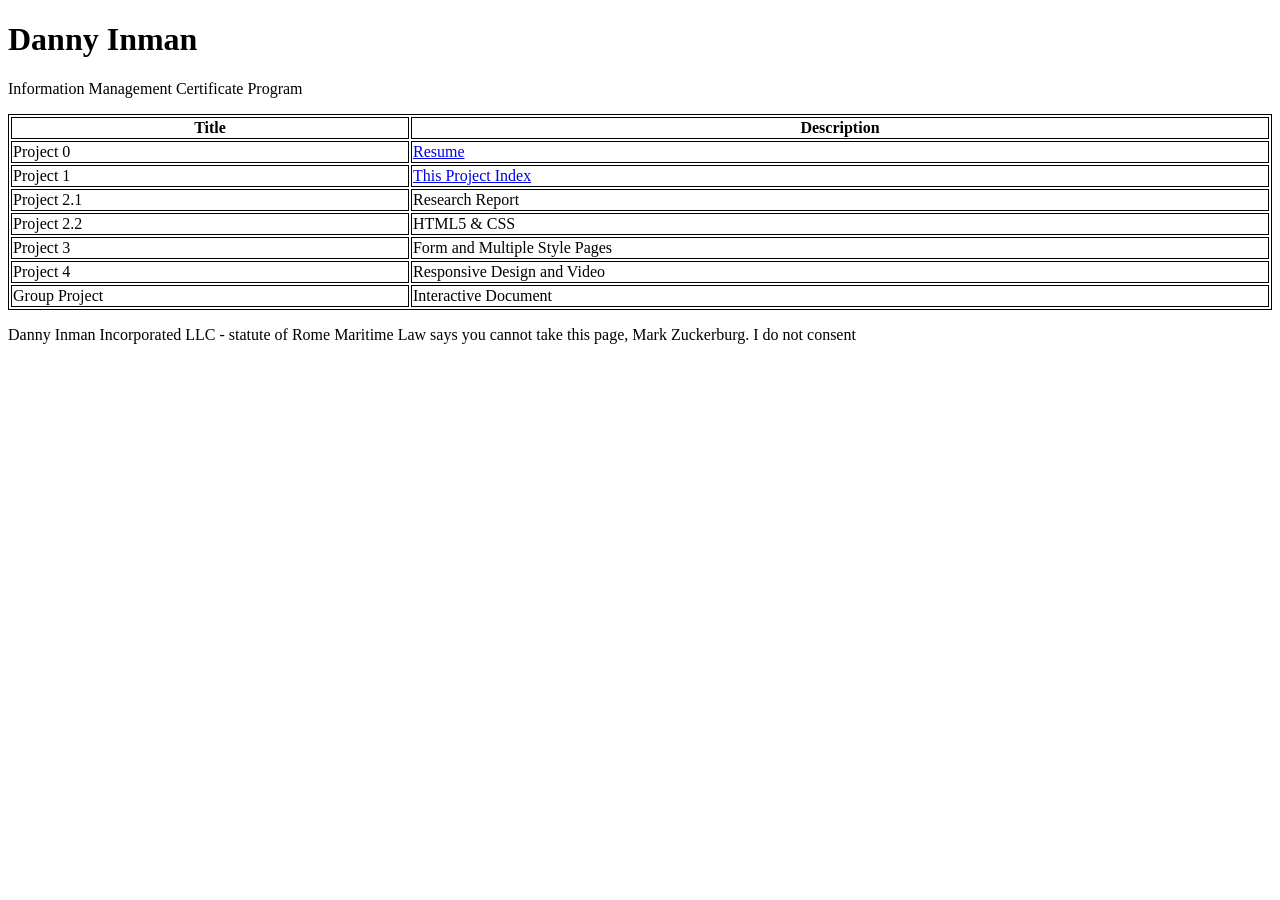
<file: Index.html>
<!DOCTYPE html>
<html lang="en">
<head>
    <meta charset="utf-8">
    <Title>Danny Inman - Project Index</Title>
    <style>
        table,
        th,
        td{
            border: 1px solid black;
        }
    </style>
</head>
<body>
        <header>
        <h1>Danny Inman</h1>
        <p>Information Management Certificate Program</p>
        </header>
        <main>
        <table style="width: 100%">
            <tr>
                <th><strong>Title</strong></th>
                <th><strong>Description</strong></th>
            </tr>
            <tr>
                <td>Project 0</td>
                <td><a href="https://inf-6420-sp26.github.io/resume-dannyinman/Resume/">Resume</a></td>
            </tr>
            <tr>
                <td>Project 1</td>
                <td><a href="https://inf-6420-sp26.github.io/projects-dannyinman">This Project Index</a></td>
            </tr>
            <tr>
                <td>Project 2.1</td>
                <td>Research Report</td>
            </tr>
            <tr>
                <td>Project 2.2</td>
                <td>HTML5 & CSS</td>
            </tr>
            <tr>
                <td>Project 3</td>
                <td>Form and Multiple Style Pages</td>
            </tr>
            <tr>
                <td>Project 4</td>
                <td>Responsive Design and Video</td>
            </tr>
            <tr>
                <td>Group Project</td>
                <td>Interactive Document</td>
            </tr>
        </table>
        </main>
        <footer>
            <p> Danny Inman Incorporated LLC - statute of Rome Maritime Law says you cannot take this page, Mark Zuckerburg. I do not consent</p>
        </footer>

</body>
    </html>
</file>
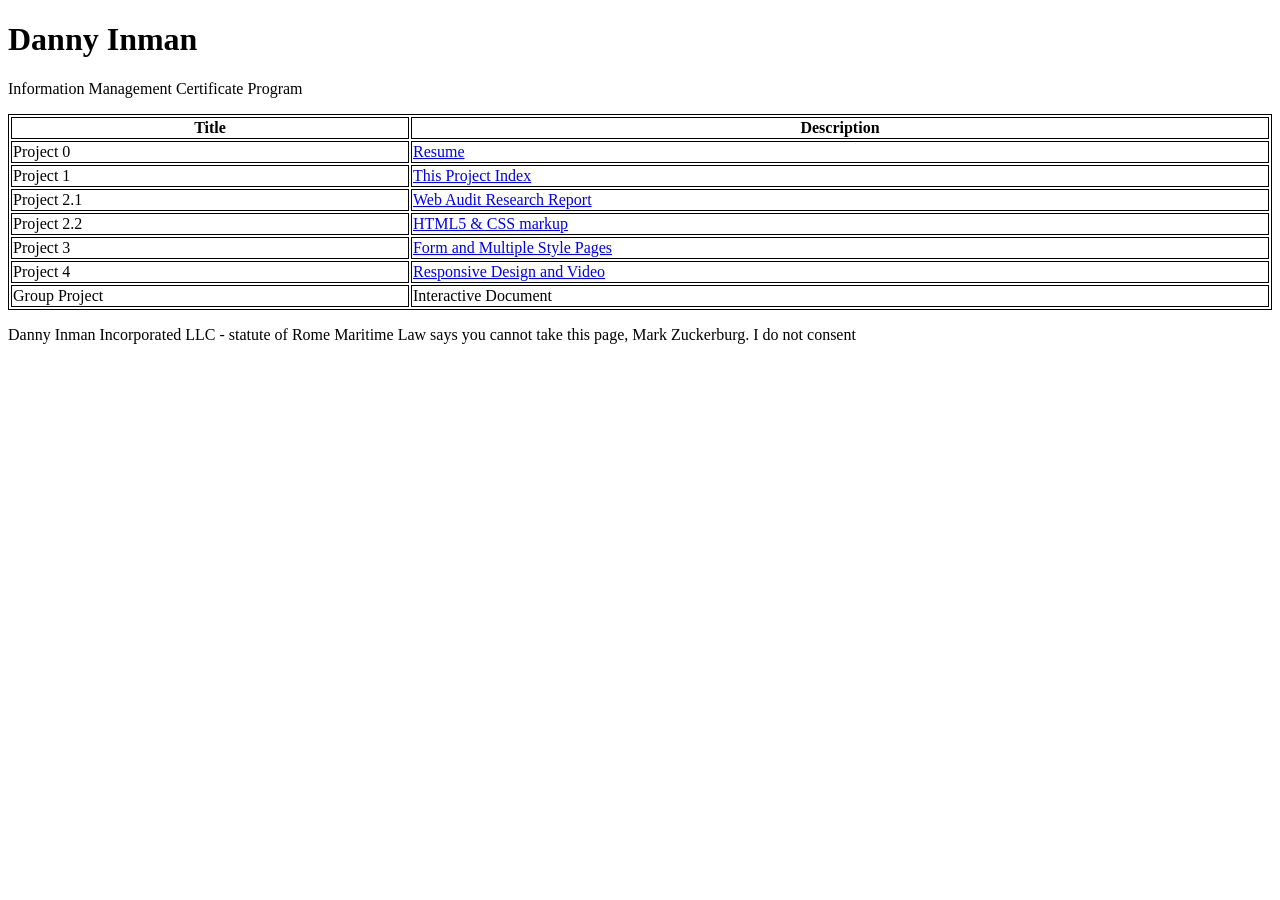
<file: index.html>
<!DOCTYPE html>
<html lang="en">
<head>
    <meta charset="utf-8">
    <Title>Danny Inman - Project Index</Title>
    <style>
        table,
        th,
        td{
            border: 1px solid black;
        }
    </style>
</head>
<body>
        <header>
        <h1>Danny Inman</h1>
        <p>Information Management Certificate Program</p>
        </header>
        <main>
        <table style="width: 100%">
            <tr>
                <th><strong>Title</strong></th>
                <th><strong>Description</strong></th>
            </tr>
            <tr>
                <td>Project 0</td>
                <td><a href="https://inf-6420-sp26.github.io/resume-dannyinman/Resume/">Resume</a></td>
            </tr>
            <tr>
                <td>Project 1</td>
                <td><a href="https://inf-6420-sp26.github.io/projects-dannyinman">This Project Index</a></td>
            </tr>
            <tr>
                <td>Project 2.1</td>
                <td> <a href="https://inf-6420-sp26.github.io/resume-dannyinman/research/">Web Audit Research Report</a></td>
            </tr>
            <tr>
                <td>Project 2.2</td>
                <td> <a href="https://inf-6420-sp26.github.io/projects-dannyinman/coffee/">HTML5 & CSS markup</a>
            </tr>
            <tr>
                <td>Project 3</td>
                <td> <a href="https://inf-6420-sp26.github.io/projects-dannyinman/Wilder/">Form and Multiple Style Pages</a></td>
            </tr>
            <tr>
                <td>Project 4</td>
                <td> <a href="https://inf-6420-sp26.github.io/projects-dannyinman/responsive-video/">Responsive Design and Video</a></td>
            </tr>
            <tr>
                <td>Group Project</td>
                <td>Interactive Document</td>
            </tr>
        </table>
        </main>
        <footer>
            <p> Danny Inman Incorporated LLC - statute of Rome Maritime Law says you cannot take this page, Mark Zuckerburg. I do not consent</p>
        </footer>

</body>
    </html>
</file>
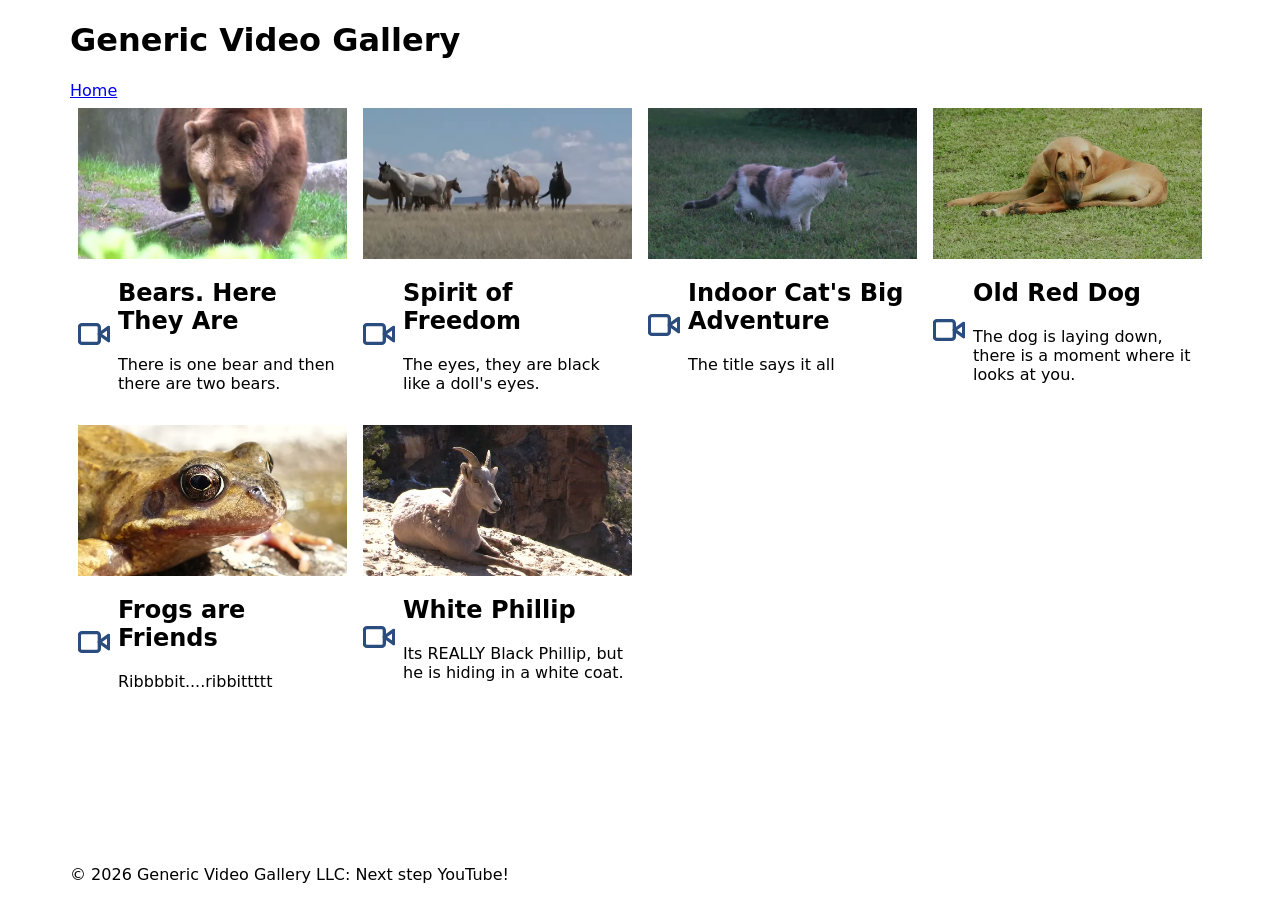
<file: responsive-video/index.html>
<!DOCTYPE html>
<html lang="en">

<head>
    <meta charset="UTF-8">
    <meta name="viewport" content="width=device-width, initial-scale=1.0">
    <title>Generic Video Gallery</title>
    <link rel="stylesheet" href="css/style.css">
</head>

<body>
    <header>
        <div class="container">
            <h1>Generic Video Gallery</h1>
            <nav>
                <a href="index.html">Home</a>
            </nav>
        </div>
    </header>


    <!--Main Content-->

    <main>
        <div class="container">
            <div class="gallery">
                <a class="card" href="video-1.html">
                    <img class="card-poster" src="assets/images/video-1-frame1.jpg" alt="Video 1 Poster">
                    <div class="card-body">
                        <img class="card-icon" src="assets/images/video-icon.svg" alt="" width="32" height="32">
                        <div class="card-text">
                            <h2 class="card-title">Bears. Here They Are</h2>
                            <p class="card-desc">There is one bear and then there are two bears.</p>
                        </div>
                    </div>
                </a>

                <a class="card" href="video-2.html">
                    <img class="card-poster" src="assets/images/video-2-frame1.jpg" alt="poster for video two">
                    <div class="card-body">
                        <img class="card-icon" src="assets/images/video-icon.svg" alt="" width="32" height="32">
                        <div class="card-text">
                            <h2 class="card-title">Spirit of Freedom</h2>
                            <p class="card-desc">The eyes, they are black like a doll's eyes.</p>
                        </div>
                    </div>
                </a>
                <a class="card" href="video-3.html">
                    <img class="card-poster" src="assets/images/video-3-frame1.jpg" alt="Poster for video three">
                    <div class="card-body">
                        <img class="card-icon" src="assets/images/video-icon.svg" alt="" width="32" height="32">
                        <div class="card-text">
                            <h2 class="card-title">Indoor Cat's Big Adventure</h2>
                            <p class="card-desc">The title says it all</p>
                        </div>
                    </div>
                </a>

                <a class="card" href="video-4.html">
                    <img class="card-poster" src="assets/images/video-4-frame1.jpg" alt="Poster for video four">
                    <div class="card-body">
                        <img class="card-icon" src="assets/images/video-icon.svg" alt="" width="32" height="32">
                        <div class="card-text">
                            <h2 class="card-title">Old Red Dog</h2>
                            <p class="card-desc">The dog is laying down, there is a moment where it looks at you.</p>
                        </div>
                    </div>
                </a>

                <a class="card" href="video-5.html">
                    <img class="card-poster" src="assets/images/video-5-frame1.jpg" alt="Poster for video five">
                    <div class="card-body">
                        <img class="card-icon" src="assets/images/video-icon.svg" alt="" width="32" height="32">
                        <div class="card-text">
                            <h2 class="card-title">Frogs are Friends</h2>
                            <p class="card-desc">Ribbbbit....ribbittttt</p>
                        </div>
                    </div>
                </a>

                <a class="card" href="video-6.html">
                    <img class="card-poster" src="assets/images/video-6-frame1.jpg" alt="Poster for video six">
                    <div class="card-body">
                        <img class="card-icon" src="assets/images/video-icon.svg" alt="" width="32" height="32">
                        <div class="card-text">
                            <h2 class="card-title">White Phillip</h2>
                            <p class="card-desc">Its REALLY Black Phillip, but he is hiding in a white coat.</p>
                        </div>
                    </div>
                </a>
            </div>
        </div>
    </main>

    <!--Footer-->
    <footer>
        <div class="container">
            <p>&copy; 2026 Generic Video Gallery LLC: Next step YouTube!</p>
        </div>
    </footer>
</body>

</html>
</file>
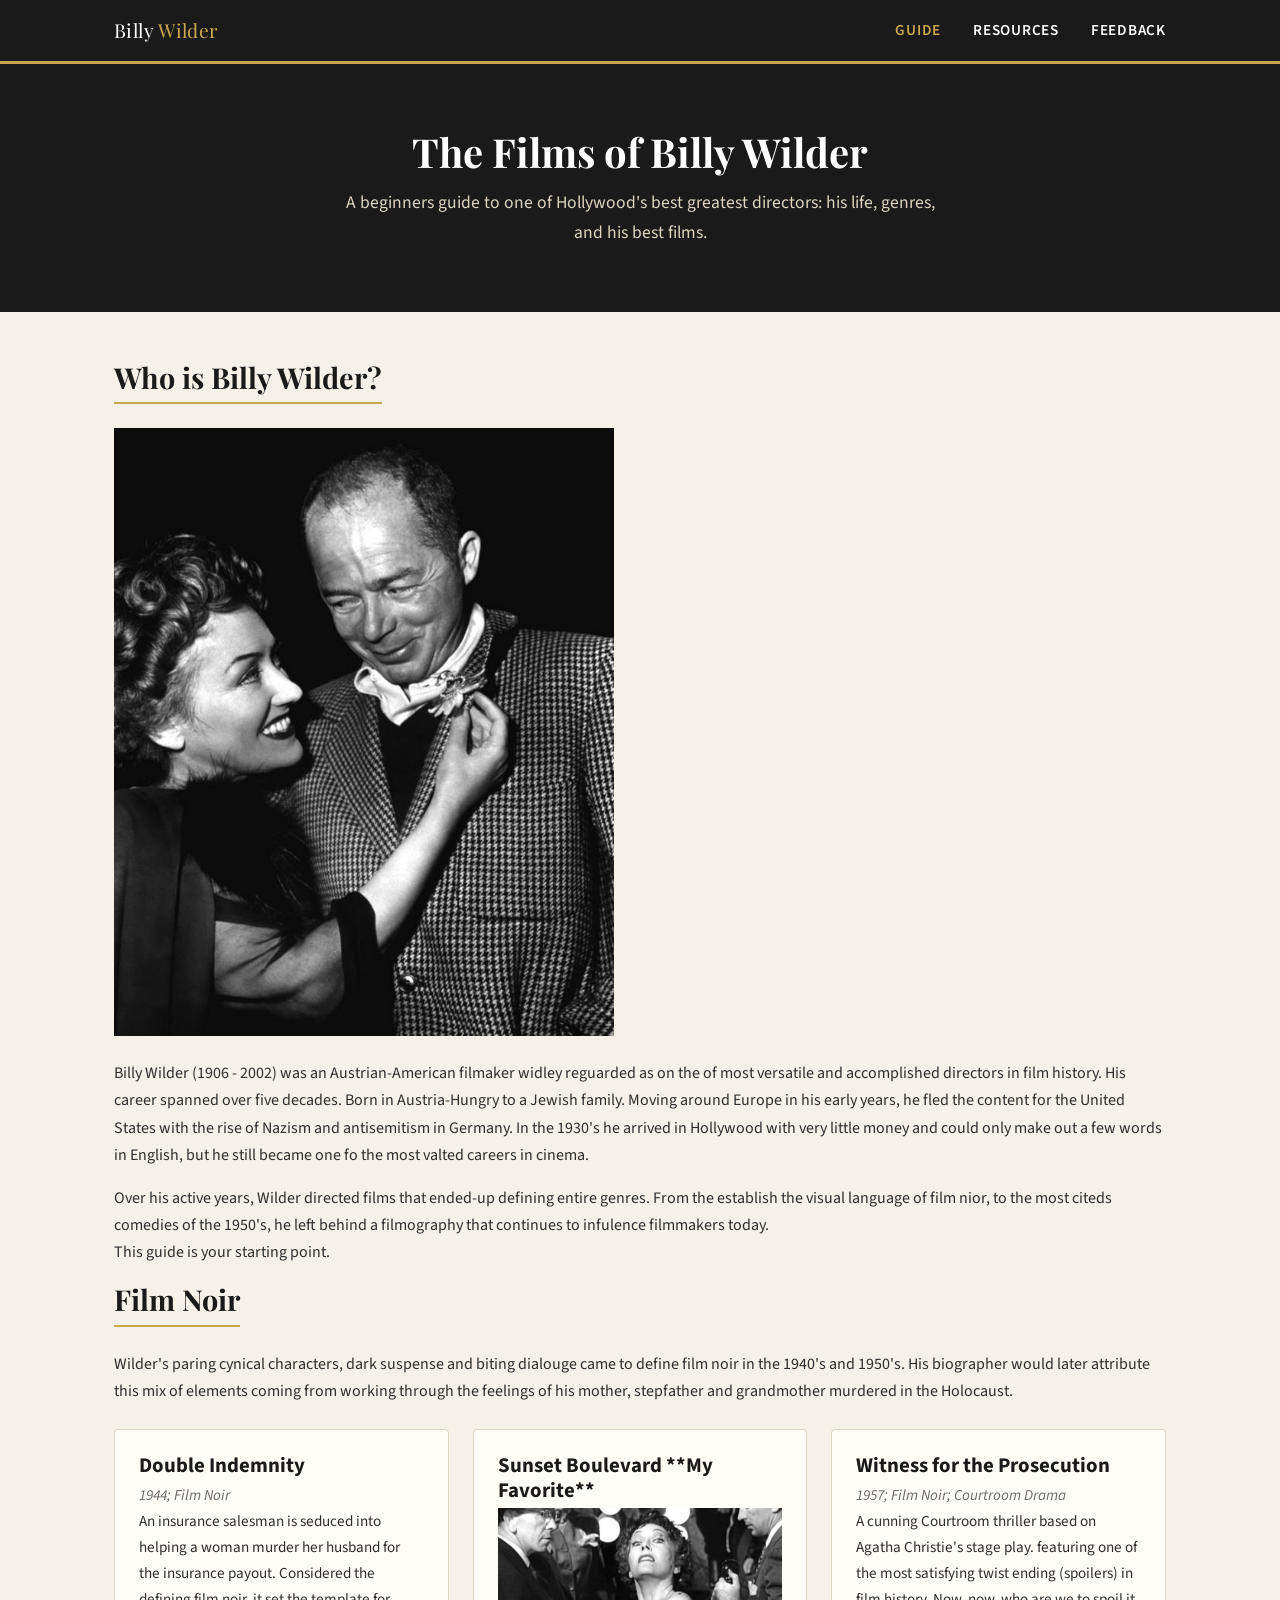
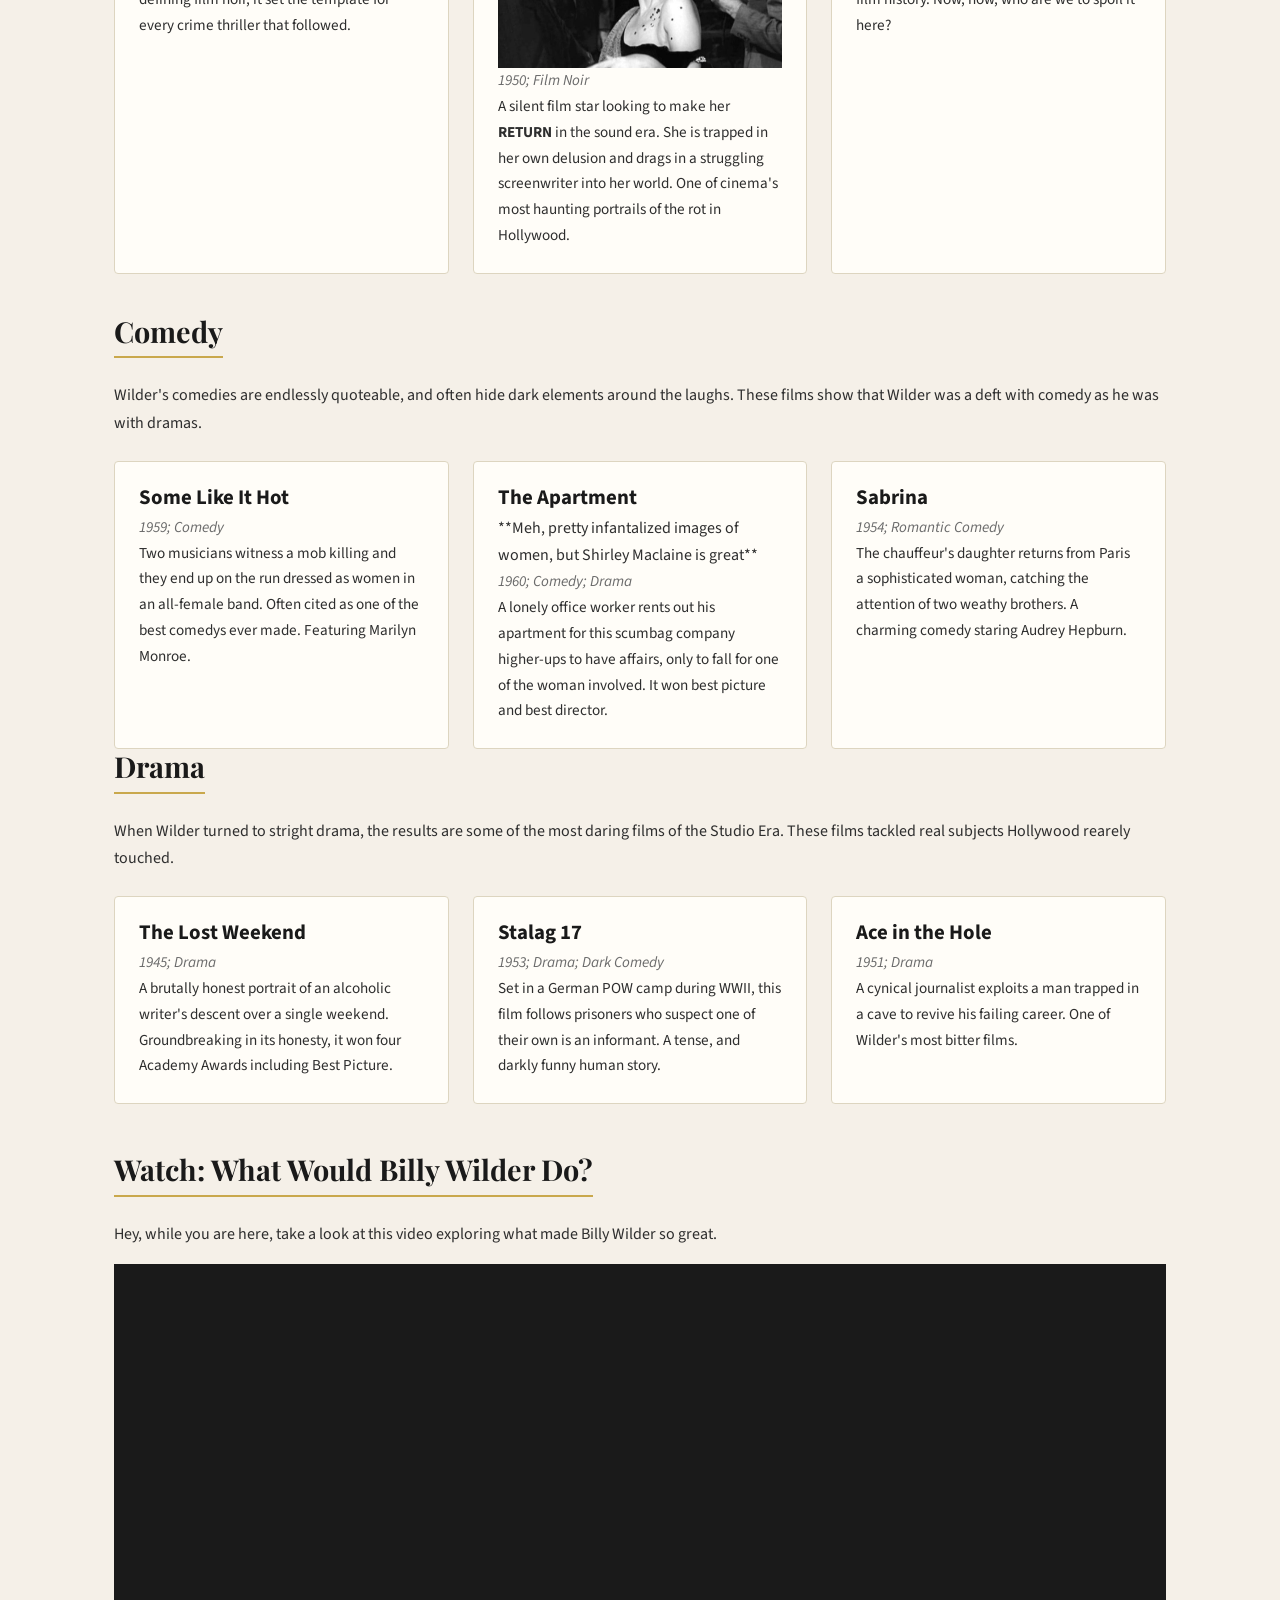
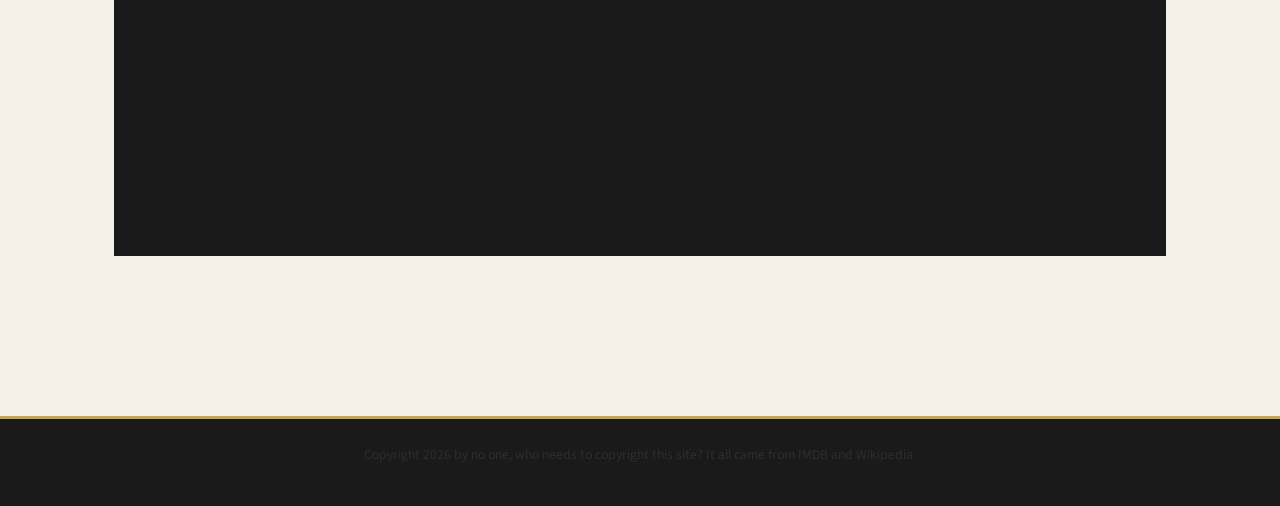
<file: Wilder/index.html>
<!DOCTYPE html>
<html lang="en">


<head>
    <meta charset="UTF-8">
    <meta name="viewport" content="width=device-width, initial-scale=1.0">
    <title>The Films of Billy Wilder</title>
    <link rel="stylesheet" href="css/style.css">
</head>

<body>
<!-- Header and Navigation-->
    <header>
        <nav>
           <span class="nav-logo">Billy <span class="accent">Wilder</span></span>
                <ul class="nav-links">
                    <li><a href="index.html" class="active">Guide</a></li>
                        <li><a href="resources.html">Resources</a></li>
                        <li><a href="feedback.html">Feedback</a></li>
                </ul>
        </nav>
    </header>
<!-- Page Headline test -->

<section class="page-hero">
    <h1>The Films of Billy Wilder</h1>
    <p>A beginners guide to one of Hollywood's best greatest directors:
        his life, genres, and his best films.
    </p>
</section>

<!-- Body copy content -->

<main class="page-wrapper">

<section class="intro-section">
    <h2 class="section-title">Who is Billy Wilder?</h2>
    <img src="images/gloria_swanson_billy_wilder_1950.jpg" 
     alt="Billy Wilder on set with Gloria Swanson circa 1950"
     class="intro-image">
    <p>
        Billy Wilder (1906 - 2002) was an Austrian-American filmaker widley reguarded as on the of most versatile
        and accomplished directors in film history. His career spanned over five decades.
        Born in Austria-Hungry to a Jewish family. Moving around Europe in his early years, he fled the content for
        the United States with the rise of Nazism and antisemitism in Germany.
        In the 1930's he arrived in Hollywood with very little money and could only make out a few words in English, but he still became one fo the most valted careers in cinema.
    </p>

    <p>
        Over his active years, Wilder directed films that ended-up defining entire genres. From the establish the visual language of film nior,
        to the most citeds comedies of the 1950's, he left behind
         a filmography that continues to infulence filmmakers today.
        <br> This guide is your starting point.
    </p>
</section>

<!--Film Noir films-->

<section>
    <h2 class="section-title">Film Noir</h2>
    <p>
        Wilder's paring cynical characters, dark suspense and 
        biting dialouge came to define film noir in the 1940's and 1950's.
        His biographer would later attribute this mix of elements
        coming from working through the feelings of his mother, stepfather and grandmother
        murdered in the Holocaust.
    </p>

    <!--CSS Grid-->

    <div class="film-grid">
        <article class="card">
            <h3>Double Indemnity</h3>
            <p class="card-meta">1944; Film Noir</p>
            <p>
                    An insurance salesman is seduced into helping
                a woman murder her husband for the insurance payout.
                    Considered the defining film noir, it set the template
                    for every crime thriller that followed.
                    </p>
        </article>

        <article class="card">
            <h3>Sunset Boulevard **My Favorite**</h3>
            <img src="images/Sunset_blvd_final.jpg" 
            alt="Promotional image for Sunset Boulevard (1950)">
            <p class="card-meta"> 1950; Film Noir</p>
            <p>
                A silent film star looking to make her <strong>RETURN</strong>
                in the sound era. She is trapped in her own delusion and drags in
                a struggling screenwriter into her world. One of cinema's most haunting portrails of
                the rot in Hollywood. 
            </p>
        </article>
        <article class="card">
            <h3>Witness for the Prosecution</h3>
            <p class="card-meta">1957; Film Noir; Courtroom Drama</p>
            <p>
                A cunning Courtroom thriller based on Agatha Christie's stage play.
                featuring one of the most satisfying twist ending (spoilers) in film history.
                Now, now, who are we to spoil it here?
            </p>
        </article>
            </p>
    </div>
</section>

<!--Comedy Section-->

<section>
    <h2 class="section-title">Comedy</h2>
    <p>
        Wilder's comedies are endlessly quoteable, and 
        often hide dark elements around the laughs. These
        films show that Wilder was a deft with comedy as he
        was with dramas.
    </p>

    <div class="film-grid">
        <article class="card">
            <h3>Some Like It Hot</h3>
            <p class="card-meta">1959; Comedy</p>
            <p>
                Two musicians witness a mob killing and
                they end up on the run dressed as women
                in an all-female band.
                Often cited as one of the best comedys ever made. 
                Featuring Marilyn Monroe.
            </p>
        </article>

        <article class="card">
            <h3> The Apartment</h3>
            <p class="card-meta"></p>**Meh, pretty infantalized images of women, but
            Shirley Maclaine is great**</h4>
            <p class="card-meta">1960; Comedy; Drama</p>
            <p>
                A lonely office worker rents out his apartment
                for this scumbag company higher-ups to have affairs,
                only to fall for one of the woman involved.
                It won best picture and best director.
            </p>
        </article>

        <article class="card">
            <h3>Sabrina</h3>
            <p class="card-meta">1954; Romantic Comedy</p>
            <p>
                The chauffeur's daughter returns from Paris
                a sophisticated woman, catching the attention of
                two weathy brothers. A charming comedy staring 
              Audrey Hepburn.
            </p>
        </article>
    </div>
</section>

<!--Drama Section-->

<section>
    <h2 class="section-title">Drama</h2>
    <p>
        When Wilder turned to stright drama, the results are 
        some of the most daring films of the Studio Era.
        These films tackled real subjects Hollywood rearely
        touched.
    </p>
    <div class="film-grid">
        <article class="card">
            <h3>The Lost Weekend</h3>
            <p class="card-meta">1945; Drama</p>
            <p>
                A brutally honest portrait of an alcoholic
                writer's descent over a single weekend. Groundbreaking
                in its honesty, it won four Academy Awards including
                Best Picture.
            </p>
        </article>

        <article class="card">
            <h3>Stalag 17</h3>
            <p class="card-meta">1953; Drama; Dark Comedy</p>
            <p>
                Set in a German POW camp during WWII, this film
                follows prisoners who suspect one of their own is
                an informant. A tense, and darkly funny human story.
            </p>
        </article>

        <article class="card">
            <h3>Ace in the Hole</h3>
            <p class="card-meta">1951; Drama</p>
            <p>
                A cynical journalist exploits a man trapped
                in a cave to revive his failing career.
                One of Wilder's most bitter films.
            </p>
        </article>
    </div>
</section>

    <section class="video-section">
        <h2 class="section-title">Watch: What Would Billy Wilder Do?</h2>
        <p>
            Hey, while you are here, take a look at this video exploring what
            made Billy Wilder so great.
        </p>

        <div class="video-container">
    <iframe 
        src="https://www.youtube.com/embed/X_aYXYUT5l8?si=k42ulz-9xVAryXRS" 
        title="What Would Billy Wilder Do?"
        frameborder="0" 
        allow="accelerometer; autoplay; clipboard-write; encrypted-media; gyroscope; picture-in-picture; web-share" 
        referrerpolicy="strict-origin-when-cross-origin" 
        allowfullscreen>
    </iframe>
</div>
    </section>

</section>

</main>

<footer>
    <p> Copyright 2026 by no one, who needs to copyright this site? 
        It all came from IMDB and Wikipedia.</p>
</footer>
</body>
</html>
</file>
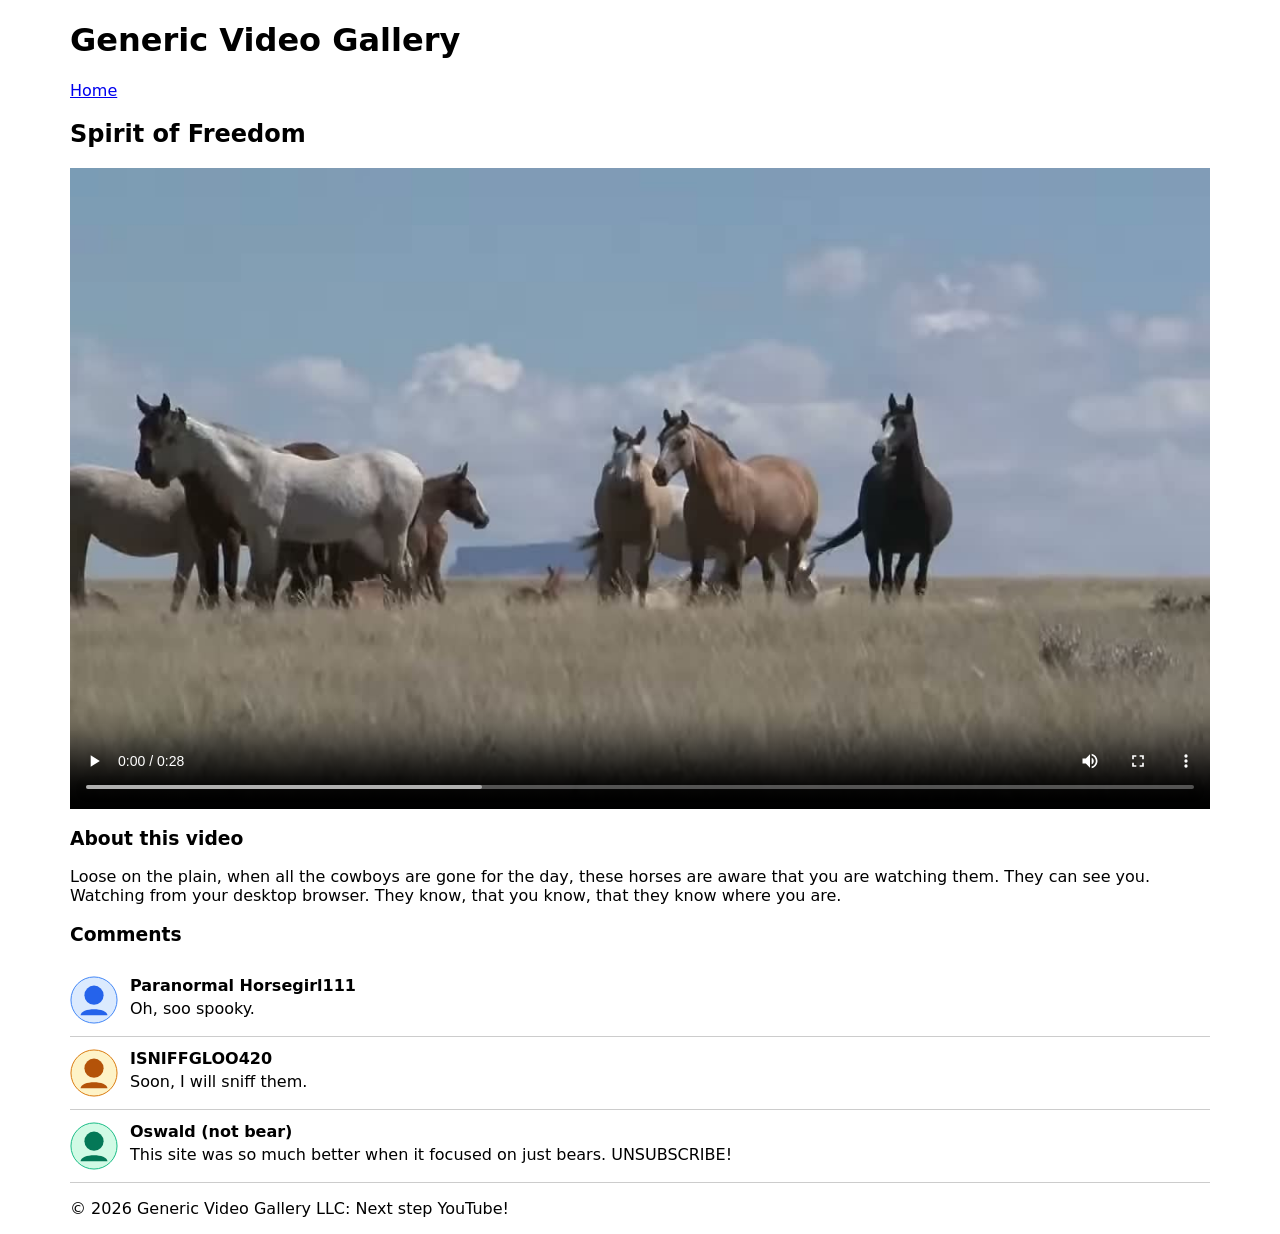
<file: responsive-video/video-2.html>
<!DOCTYPE html>
<html lang="en">

<head>
    <meta charset="UTF-8">
    <meta name="viewport" content="width=device-width, initial-scale=1.0">
    <title>Spirit of Freedom</title>
    <link rel="stylesheet" href="css/style.css">
</head>

<body>
    <header>
        <div class="container">
            <h1>Generic Video Gallery</h1>
            <nav>
                <a href="index.html">Home</a>
            </nav>
        </div>
    </header>

    <!--Main Content-->
    <main>
        <div class="container">
            <article>
                <h2>Spirit of Freedom</h2>

                <video class="main-video" controls poster="assets/images/video-2-frame1.jpg" width="800">
                    <source src="assets/videos/video-2.mp4" type="video/mp4">
                    <track src="assets/captions/video-2.vtt" kind="captions" srclang="en" label="English" default>
                    Your browser does not support the video element.
                    <a href="assets/videos/video-2.mp4">Download the video</a> to watch it.
                </video>

                <section>
                    <h3>About this video</h3>
                    <p>
                    Loose on the plain, when all the cowboys are gone for the day, these horses are aware that you are
                    watching them. They can see you. Watching from your desktop browser. They know, that you know, that they know
                    where you are.
                    </p>
                </section>

                <!--Comments-->
                <section>
                    <h3>Comments</h3>

                    <div class="comment">
                        <img class="comment-avatar" src="assets/images/avatar-1.svg" alt="" width="48" height="48">
                        <div class="comment-text">
                            <h4 class="comment-author">Paranormal Horsegirl111</h4>
                            <p>Oh, soo spooky.</p>
                        </div>
                    </div>

                    <div class="comment">
                        <img class="comment-avatar" src="assets/images/avatar-2.svg" alt="" width="48" height="48">
                        <div class="comment-text">
                            <h4 class="comment-author">ISNIFFGLOO420</h4>
                            <p>Soon, I will sniff them.</p>
                        </div>
                    </div>

                    <div class="comment">
                        <img class="comment-avatar" src="assets/images/avatar-3.svg" alt="" width="48" height="48">
                        <div class="comment-text">
                            <h4 class="comment-author">Oswald (not bear)</h4>
                            <p>This site was so much better when it focused on just bears. UNSUBSCRIBE!</p>
                        </div>
                    </div>
                </section>
            </article>
        </div>
    </main>

    <!--Footer-->
    <footer>
        <div class="container">
            <p>&copy; 2026 Generic Video Gallery LLC: Next step YouTube!</p>
        </div>
    </footer>
</body>

</html>
</file>
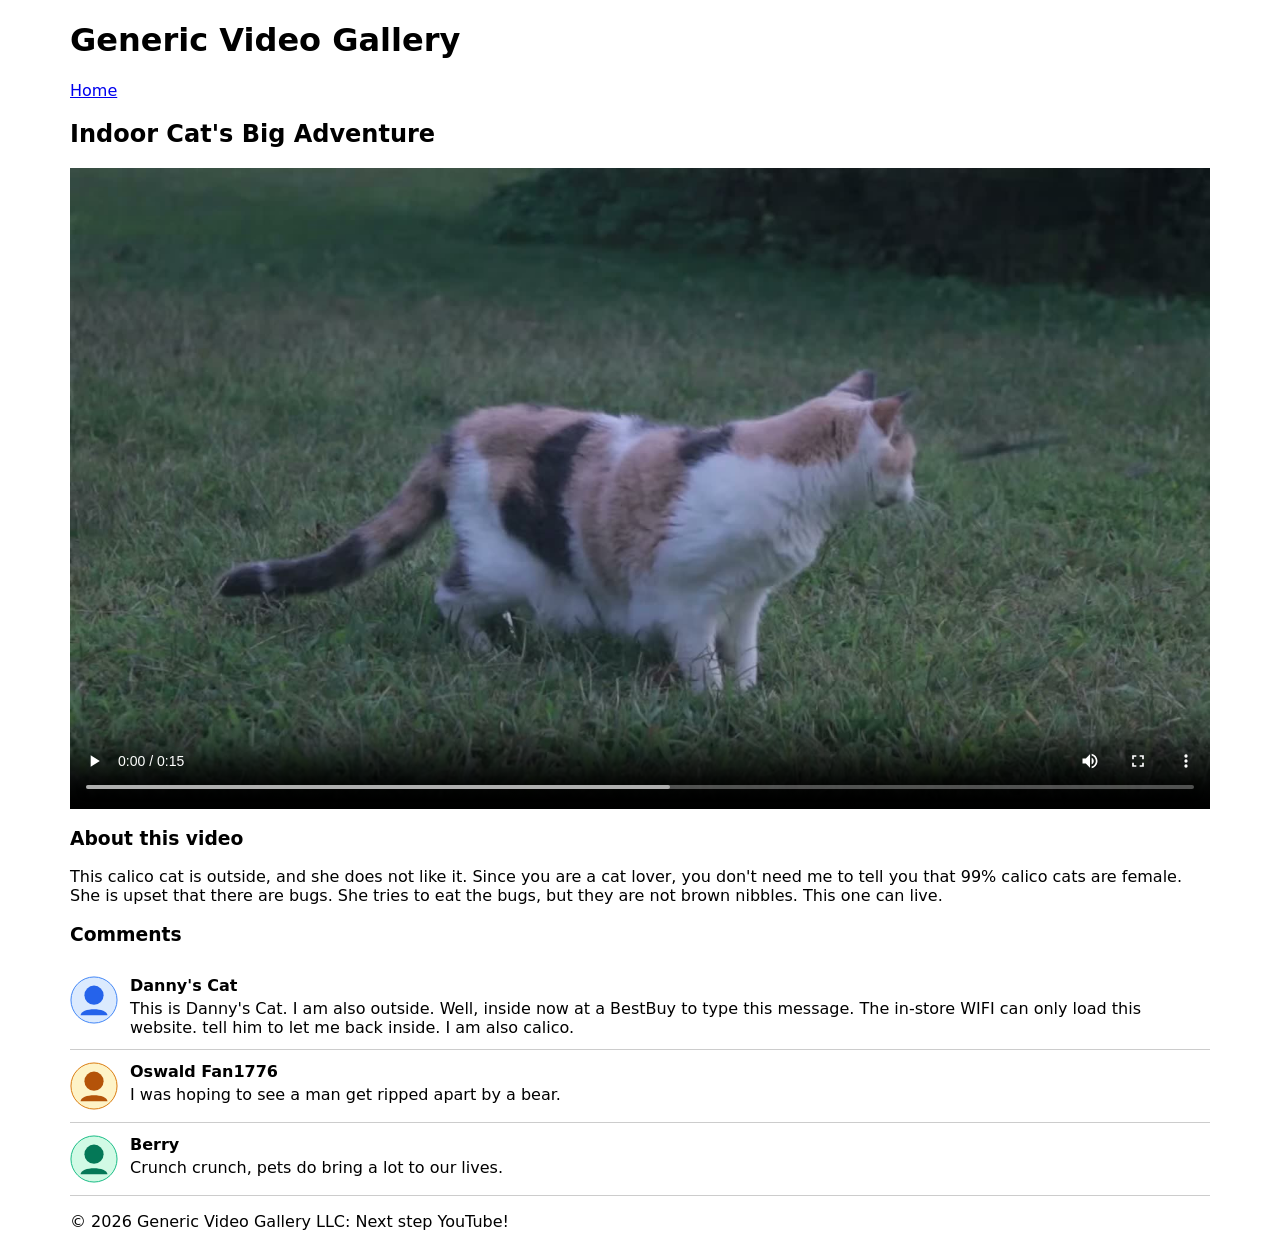
<file: responsive-video/video-3.html>
<!DOCTYPE html>
<html lang="en">

<head>
    <meta charset="UTF-8">
    <meta name="viewport" content="width=device-width, initial-scale=1.0">
    <title>Cat SEEES Bug. YUK</title>
    <link rel="stylesheet" href="css/style.css">
</head>

<body>
    <header>
        <div class="container">
            <h1>Generic Video Gallery</h1>
            <nav>
                <a href="index.html">Home</a>
            </nav>
        </div>
    </header>

    <!--Main Content-->
    <main>
        <div class="container">
            <article>
                <h2>Indoor Cat's Big Adventure</h2>

                <video class="main-video" controls poster="assets/images/video-3-frame1.jpg" width="800">
                    <source src="assets/videos/video-3.mp4" type="video/mp4">
                    <track src="assets/captions/video-3.vtt" kind="captions" srclang="en" label="English" default>
                    Your browser does not support the video element.
                    <a href="assets/videos/video-3.mp4">Download the video</a> to watch it.
                </video>

                <section>
                    <h3>About this video</h3>
                    <p>
                        This calico cat is outside, and she does not like it. Since you are a cat lover, you don't
                        need me to tell you that 99% calico cats are female. She is upset that there are bugs.
                        She tries to eat the bugs, but they are not brown nibbles. This one can live.  
                    </p>
                </section>

                <!--Comments-->
                <section>
                    <h3>Comments</h3>

                    <div class="comment">
                        <img class="comment-avatar" src="assets/images/avatar-1.svg" alt="" width="48" height="48">
                        <div class="comment-text">
                            <h4 class="comment-author">Danny's Cat</h4>
                            <p>This is Danny's Cat. I am also outside. Well, inside now at
                                a BestBuy to type this message. The in-store WIFI can only load this website. tell
                                him to let me back inside. I am also calico.
                            </p>
                        </div>
                    </div>

                    <div class="comment">
                        <img class="comment-avatar" src="assets/images/avatar-2.svg" alt="" width="48" height="48">
                        <div class="comment-text">
                            <h4 class="comment-author">Oswald Fan1776</h4>
                            <p>I was hoping to see a man get ripped apart by a bear.</p>
                        </div>
                    </div>

                    <div class="comment">
                        <img class="comment-avatar" src="assets/images/avatar-3.svg" alt="" width="48" height="48">
                        <div class="comment-text">
                            <h4 class="comment-author">Berry</h4>
                            <p>Crunch crunch, pets do bring a lot to our lives.</p>
                        </div>
                    </div>
                </section>
            </article>
        </div>
    </main>

    <!--Footer-->
    <footer>
        <div class="container">
            <p>&copy; 2026 Generic Video Gallery LLC: Next step YouTube!</p>
        </div>
    </footer>
</body>

</html>
</file>
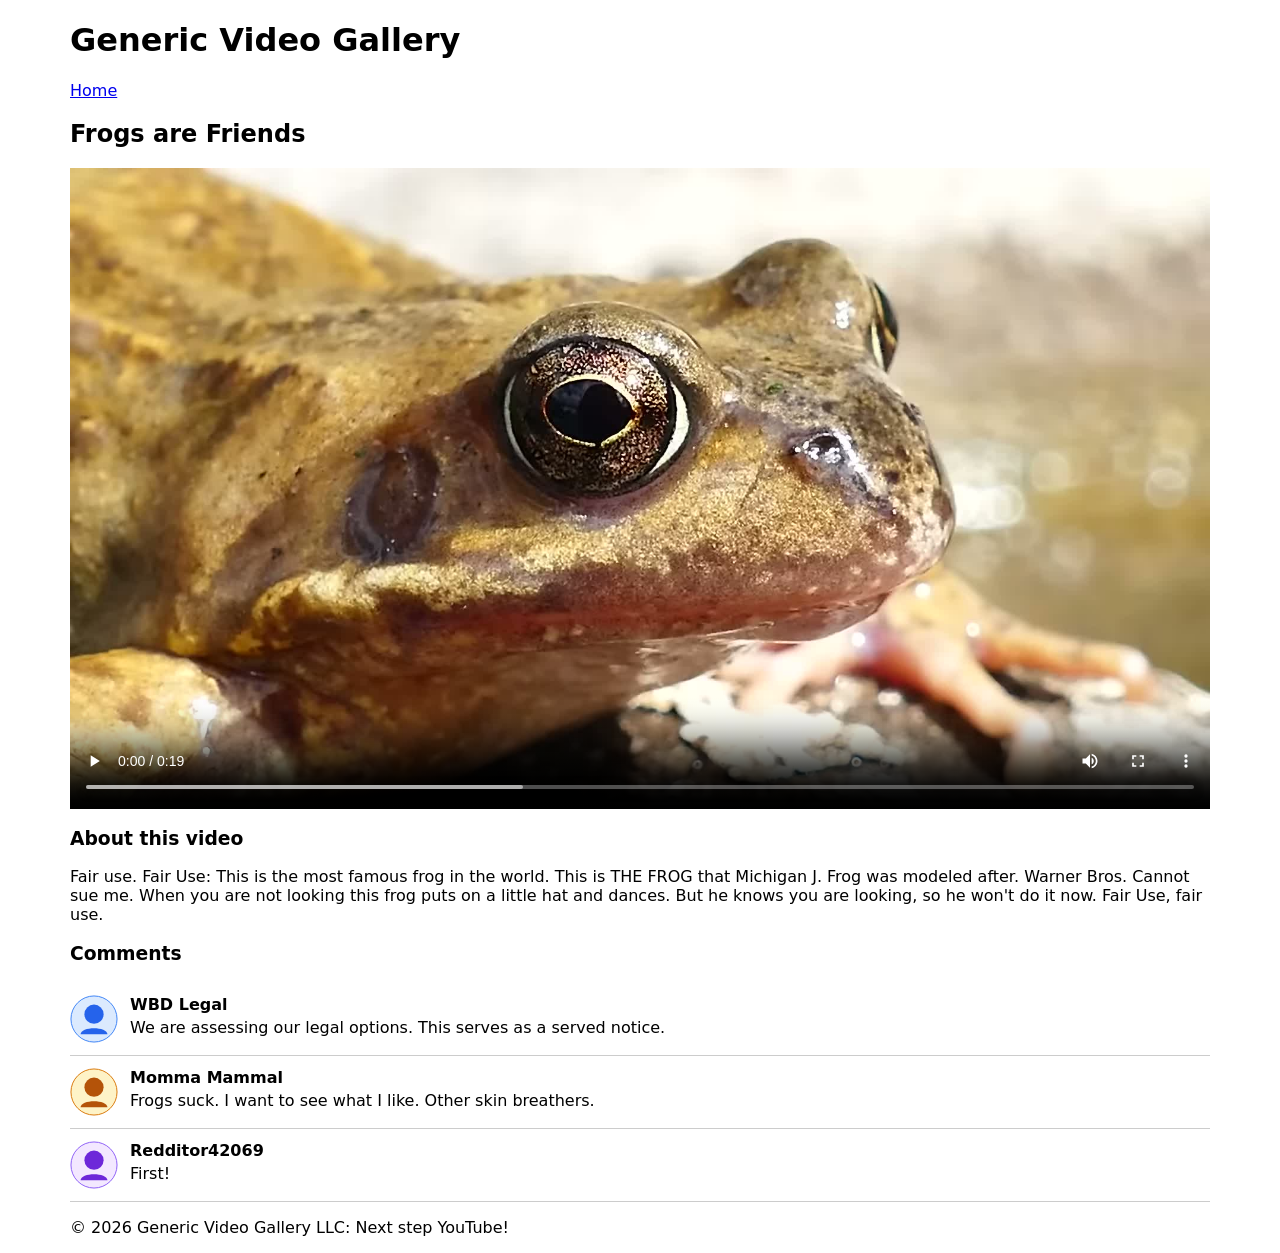
<file: responsive-video/video-5.html>
<!DOCTYPE html>
<html lang="en">

<head>
    <meta charset="UTF-8">
    <meta name="viewport" content="width=device-width, initial-scale=1.0">
    <title>Green HOPPY</title>
    <link rel="stylesheet" href="css/style.css">
</head>

<body>
    <header>
        <div class="container">
            <h1>Generic Video Gallery</h1>
            <nav>
                <a href="index.html">Home</a>
            </nav>
        </div>
    </header>

    <!--Main Content-->
    <main>
        <div class="container">
            <article>
                <h2>Frogs are Friends</h2>

                <video class="main-video" controls poster="assets/images/video-5-frame1.jpg" width="800">
                    <source src="assets/videos/video-5.mp4" type="video/mp4">
                    <track src="assets/captions/video-5.vtt" kind="captions" srclang="en" label="English" default>
                    Your browser does not support the video element.
                    <a href="assets/videos/video-5.mp4">Download the video</a> to watch it.
                </video>

                <section>
                    <h3>About this video</h3>
                    <p>
                        Fair use. Fair Use: This is the most famous frog in the world.
                        This is THE FROG that Michigan J. Frog was modeled after. Warner Bros. Cannot sue me. When you are not looking
                        this frog puts on a little hat and dances. But he knows you are looking, so he won't do it now.
                        Fair Use, fair use.  
                    </p>
                </section>

                <!--Comments-->
                <section>
                    <h3>Comments</h3>

                    <div class="comment">
                        <img class="comment-avatar" src="assets/images/avatar-1.svg" alt="" width="48" height="48">
                        <div class="comment-text">
                            <h4 class="comment-author">WBD Legal</h4>
                            <p>We are assessing our legal options. This serves as a served notice.</p>
                        </div>
                    </div>

                    <div class="comment">
                        <img class="comment-avatar" src="assets/images/avatar-2.svg" alt="" width="48" height="48">
                        <div class="comment-text">
                            <h4 class="comment-author">Momma Mammal</h4>
                            <p>Frogs suck. I want to see what I like. Other skin breathers.</p>
                        </div>
                    </div>

                    <div class="comment">
                        <img class="comment-avatar" src="assets/images/avatar-4.svg" alt="" width="48" height="48">
                        <div class="comment-text">
                            <h4 class="comment-author">Redditor42069</h4>
                            <p>First!</p>
                        </div>
                    </div>
                </section>
            </article>
        </div>
    </main>

    <!--Footer-->
    <footer>
        <div class="container">
            <p>&copy; 2026 Generic Video Gallery LLC: Next step YouTube!</p>
        </div>
    </footer>
</body>

</html>
</file>
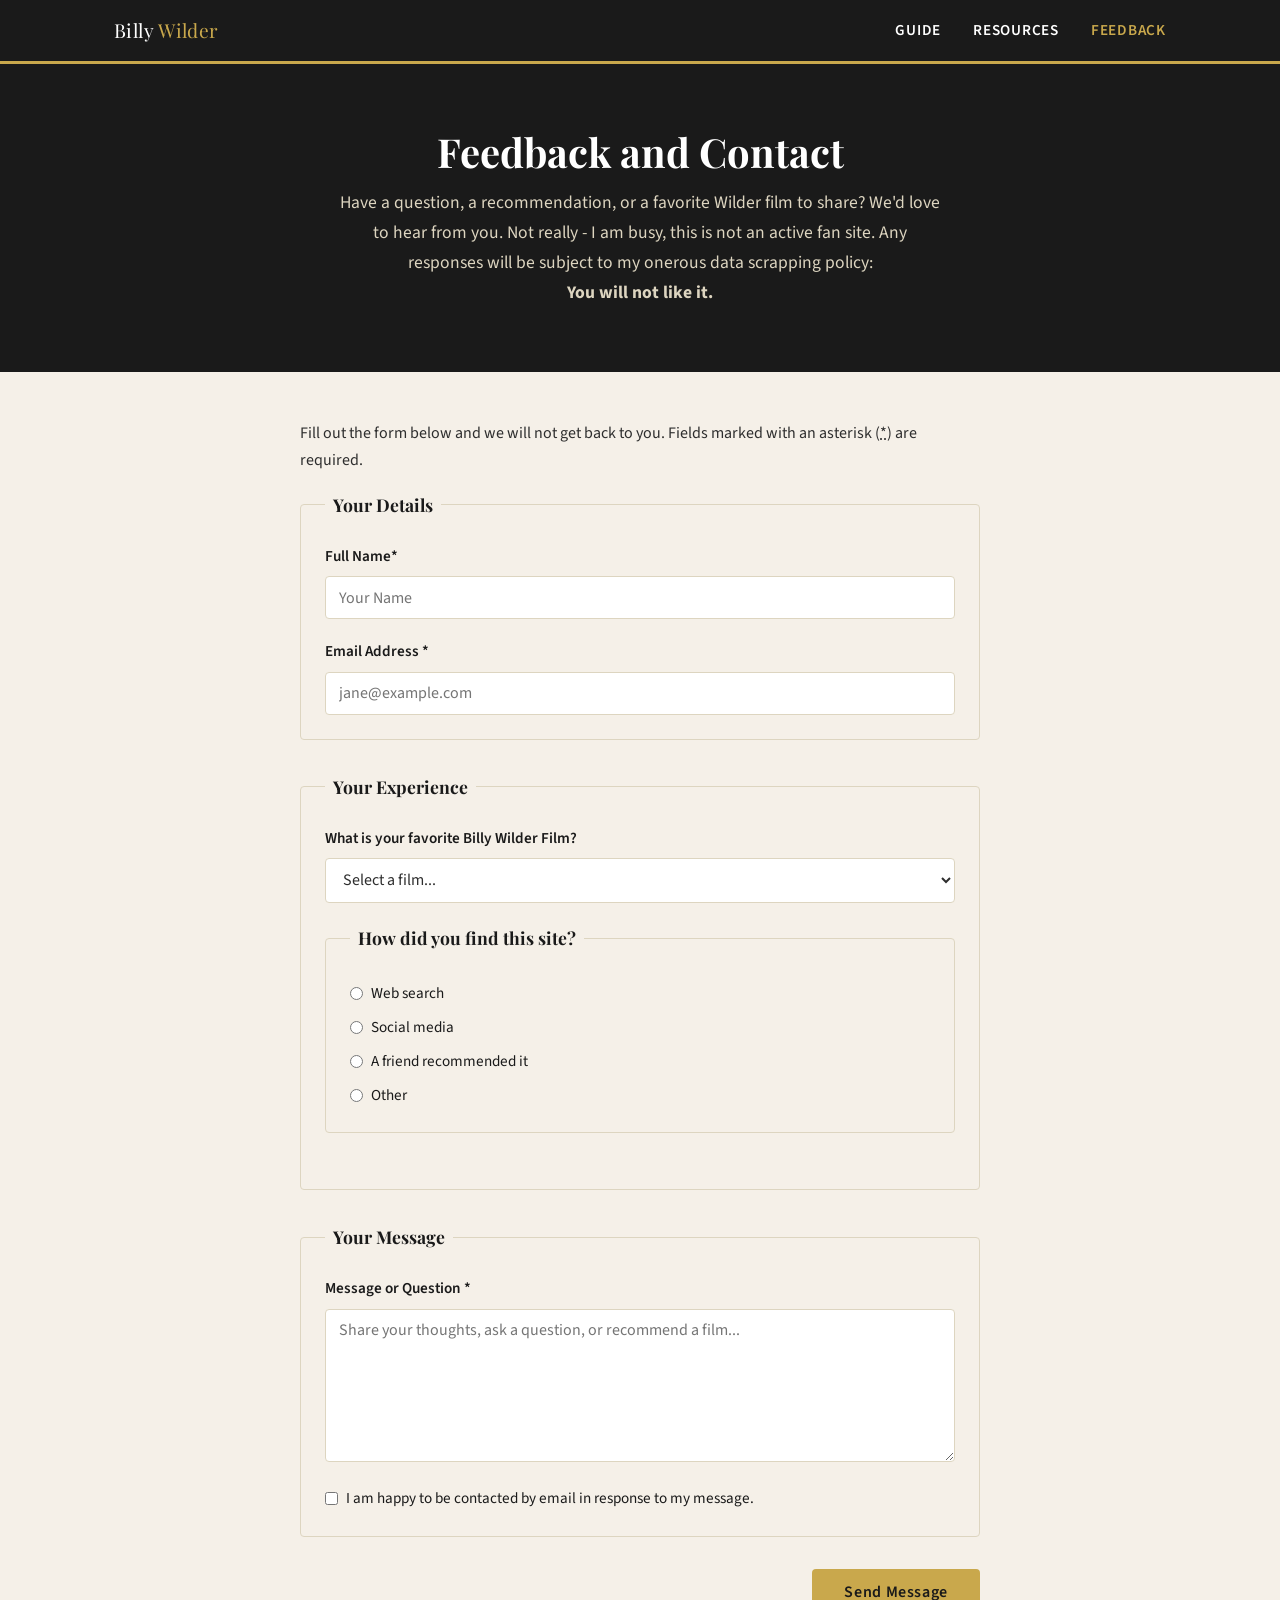
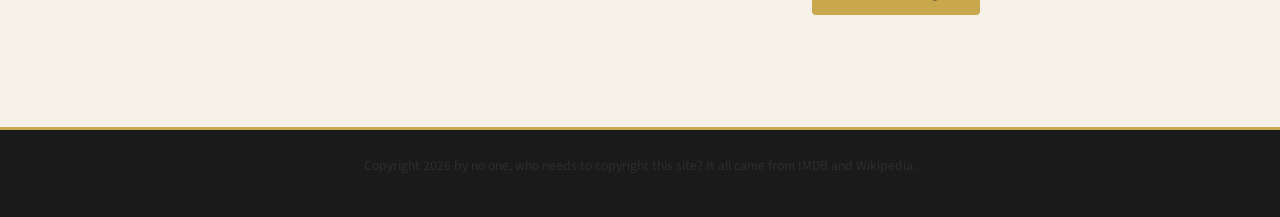
<file: Wilder/feedback.html>
<!DOCTYPE html>
<html lang="en">
 
<head>
  <meta charset="UTF-8">
  <meta name="viewport" content="width=device-width, initial-scale=1.0">
  <title>Feedback — The Films of Billy Wilder</title>
  <link rel="stylesheet" href="css/style.css">
</head>
 
<body>

    <!--Header and Navigation-->

      <header>
    <nav>
      <span class="nav-logo">Billy <span class="accent">Wilder</span></span>
      <ul class="nav-links">
        <li><a href="index.html">Guide</a></li>
        <li><a href="resources.html">Resources</a></li>
        <li><a href="feedback.html" class="active">Feedback</a></li>
      </ul>
    </nav>
  </header>

  <!--Page Hero Text-->
  <section class="page-hero">
    <h1>Feedback and Contact</h1>
    <p>Have a question, a recommendation, or a favorite 
        Wilder film to share? We'd love to hear from you.
    Not really - I am busy, this is not an active fan site.
    Any responses will be subject to my onerous data scrapping
    policy: 
    <br><strong> You will not like it.</strong>
    </p>
  </section>

  <!--Main Page Content-->

    <main class="page-wrapper">
 
    <div class="form-wrapper">
 
      <p>
        Fill out the form below and we will not get back to you. 
        Fields marked with an asterisk (<abbr title="required">*</abbr>) are required.
      </p>

      <!--Form-->

      <form action="#" method="post">
        <fieldset>
            <legend>Your Details</legend>
            <div class="form-group">
                <label for="full-name">Full Name*</label>
                <input type="text"
                id="full-name"
                name="user_name"
                placeholder="Your Name"
                required>
            </div>

            <div class="form-group">
            <label for="email">Email Address *</label>
            <input
              type="email"
              id="email"
              name="user_email"
              placeholder="jane@example.com"
              required>
            </div>
        </fieldset>

      <!--Dropdown-->

        <fieldset>
        <legend>Your Experience</legend>

        <div class="form-group">
            <label for="favorite-film">What is your favorite
                Billy Wilder Film?</label>

                            <select id="favorite-film" name="favorite_film">
              <option value="" disabled selected>Select a film...</option>
              <option value="double-indemnity">Double Indemnity (1944)</option>
              <option value="lost-weekend">The Lost Weekend (1945)</option>
              <option value="sunset-boulevard">Sunset Boulevard (1950)</option>
              <option value="ace-in-the-hole">Ace in the Hole (1951)</option>
              <option value="stalag-17">Stalag 17 (1953)</option>
              <option value="sabrina">Sabrina (1954)</option>
              <option value="witness-for-the-prosecution">Witness for the Prosecution (1957)</option>
              <option value="some-like-it-hot">Some Like It Hot (1959)</option>
              <option value="the-apartment">The Apartment (1960)</option>
              <option value="other">Other</option>
            </select>
        </div>
               <div class="form-group">
            <fieldset class="nested-fieldset">
              <legend>How did you find this site?</legend>
              <div class="radio-group">
                <div>
                  <input type="radio" id="search" name="referral" value="search">
                  <label for="search">Web search</label>
                </div>
                <div>
                  <input type="radio" id="social" name="referral" value="social">
                  <label for="social">Social media</label>
                </div>
                <div>
                  <input type="radio" id="friend" name="referral" value="friend">
                  <label for="friend">A friend recommended it</label>
                </div>
                <div>
                  <input type="radio" id="other-referral" name="referral" value="other">
                  <label for="other-referral">Other</label>
                </div>
              </div>
            </fieldset>
          </div>
        </fieldset>

        <!--Message-->
                <fieldset>
          <legend>Your Message</legend>
 
          <!-- Textarea -->
          <div class="form-group">
            <label for="message">Message or Question *</label>
            <textarea
              id="message"
              name="user_message"
              rows="6"
              placeholder="Share your thoughts, ask a question, or recommend a film..."
              required></textarea>
          </div>
 
          <!-- Checkbox -->
          <div class="form-group">
            <div class="checkbox-group">
              <div>
                <input type="checkbox" id="consent" name="consent" value="yes">
                <label for="consent">I am happy to be contacted by email in response to my message.</label>
              </div>
            </div>
          </div>
        </fieldset>
 
        <!-- Submit Button -->
        <div class="form-actions">
          <button type="submit" class="btn-submit">Send Message</button>
        </div>
      </form>
 
    </div>
 
  </main>

  <!--Footer-->
<footer>
  <p> Copyright 2026 by no one, who needs to copyright this site? 
        It all came from IMDB and Wikipedia.</p>
</footer>


</body>
</html>
</file>
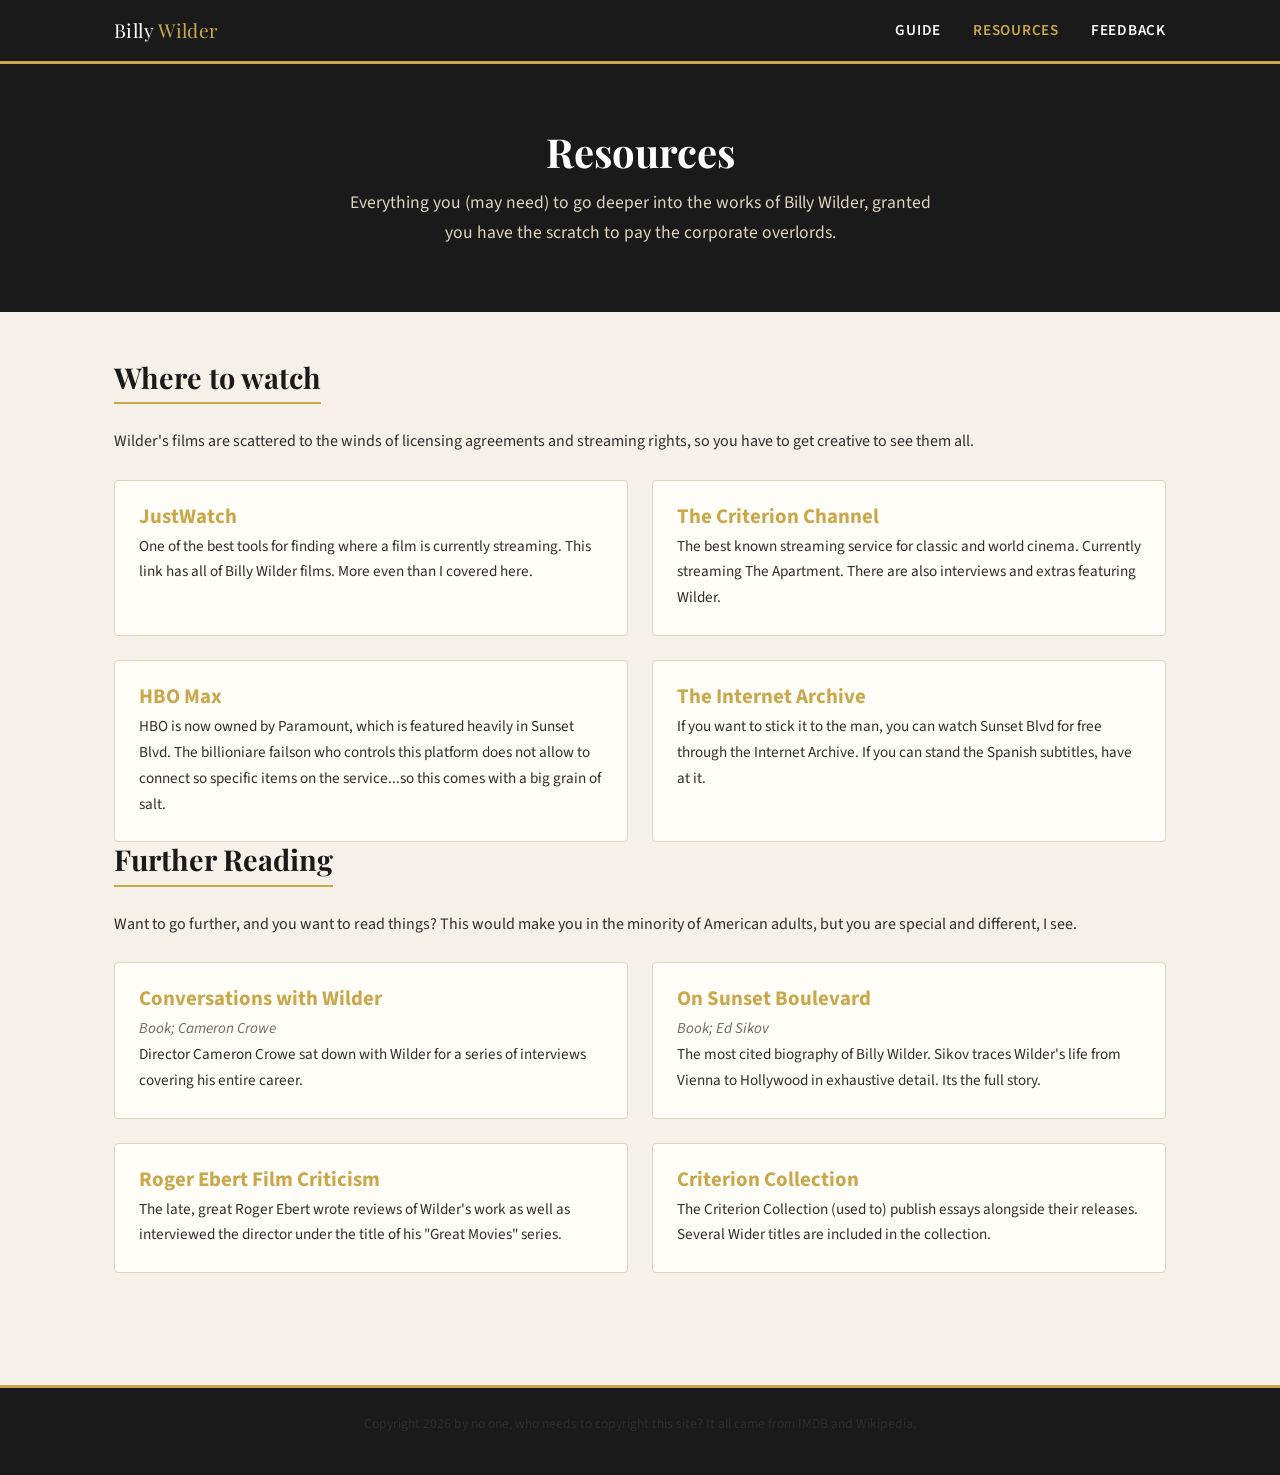
<file: Wilder/resources.html>
<!DOCTYPE html>
<html lang="en">

<head>
    <meta charset="UTF-8">
    <meta name="viewport" content="width=device-width, initial-scale=1.0">
    <title>Resources - The Films of Billy Wilder</title>
    <link rel="stylesheet" href="css/style.css">

</head>

<body>

<!--Header and Navigation-->

<header>
    <nav>
        <span class="nav-logo">Billy <span class="accent">Wilder</span></span>
        <ul class="nav-links">
            <li><a href="index.html">Guide</a></li>
            <li><a href="resources.html" class="active">Resources</a></li>
            <li><a href="feedback.html">Feedback</a></li>
        </ul>
    </nav>
</header>

<!--Page Hero Text-->

<section class="page-hero">
    <h1>Resources</h1>
    <p> Everything you (may need) to go 
        deeper into the works of Billy Wilder, granted you
    have the scratch to pay the corporate overlords.</p>
</section>

<!--Main Content-->

<main class="page-wrapper">

<!--Where to watch section-->

<section>
    <h2 class="section-title">Where to watch</h2>
    <p>
        Wilder's films are scattered to the winds of licensing
        agreements and streaming rights, so you have to get creative
        to see them all.
    </p>

    <div class="resources-grid">

        <article class="card">
            <h3><a href="https://www.justwatch.com/us/search?q=Billy%20Wilder&person_id=22488">JustWatch</a></h3>
            <p>
                One of the best tools for finding where a film is currently
                streaming. This link has all of Billy Wilder films.
                More even than I covered here.
            </p>
        </article>

        <article class="card">
            <h3><a href="https://www.criterionchannel.com/search?q=billy%20wilder">The Criterion Channel</a></h3>
                <p>
                    The best known streaming service for classic and world cinema.
                    Currently streaming The Apartment. There are also interviews and extras
                    featuring Wilder.
                </p>
        </article>

        <article class="card">
            <h3><a href="https://www.hbomax.com/movies">HBO Max</a></h3>
            <p>
                HBO is now owned by Paramount, which is featured heavily in Sunset Blvd.
                The billioniare failson who controls this platform does not allow to connect
                so specific items on the service...so this comes with a big grain of salt.
            </p>
        </article>
        
            <article class="card">
            <h3><a href="https://archive.org/details/sunset-boulevatrd-1950-restored-movie-720p">
                The Internet Archive</a></h3>
            <p>
                If you want to stick it to the man, you can watch Sunset Blvd for free through
                the Internet Archive. If you can stand the Spanish subtitles, have at it.
            </p>

        </article>
    </div>
</section>

<!--Further Reading-->

<section>
    <h2 class="section-title">Further Reading</h2>
    <p>
        Want to go further, and you want to read things?
        This would make you in the minority of American adults,
        but you are special and different, I see.
    </p>
    <div class="resources-grid">
    <article class="card">
        <h3><a href="https://elibrary.mel.org/search/a?searchtype=t&searcharg=Conversations+with+Wilder&SORT=D&submit=Submit">
            Conversations with Wilder</a></h3>
            <p class="card-meta">Book; Cameron Crowe</p>
            <p>
                Director Cameron Crowe sat down with Wilder for a series
                of interviews covering his entire career.
            </p>
        </article>

        <article class="card">
            <h3><a href="https://elibrary.mel.org/search?/aSikov+Ed/asikov+ed/1%2C1%2C16%2CB/frameset&FF=asikov+ed&7%2C%2C16">On Sunset Boulevard</a></h3>
            <p class="card-meta">Book; Ed Sikov</p>
            <p>
                The most cited biography of Billy Wilder.
                Sikov traces Wilder's life from Vienna to
                Hollywood in exhaustive detail. Its the full story.
            </p>
        </article>

        <article class="card">
            <h3><a href="https://www.rogerebert.com/interviews/billy-wilder-on-the-front-page">Roger Ebert Film Criticism</a></h3>
            <p>
                The late, great Roger Ebert wrote reviews of Wilder's work
                as well as interviewed the director under the title of his
                "Great Movies" series.
            </p>
        </article>

        <article class="card">
            <h3><a href="https://www.criterion.com/shop/browse?director=wilder-billy&srsltid=AfmBOoopwhBmH8WEhui0f_tsg1B6fjPJUIv36WcUBi4q9bk-L0qZUM9e">Criterion Collection</a> </h3>
            <p>
                The Criterion Collection (used to) publish essays alongside their
                releases. Several Wider titles are included in the collection.
            </p>
        </article>
    </div>
</section>

</main>

<!--Footer-->
<footer>
    <p>
        Copyright 2026 by no one, who needs to copyright this site? 
        It all came from IMDB and Wikipedia.    </p>
</footer>

</body>
</html>
</file>
<file: responsive-video/css/style.css>
* {
  box-sizing: border-box;
}

body {
  margin: 0;
  font-family: system-ui, sans-serif;
  display: grid;
  grid-template-rows: auto 1fr auto;
  min-height: 100vh;
}

.container {
  margin-left: auto;
  margin-right: auto;
  padding-left: 15px;
  padding-right: 15px;
}

@media (min-width: 768px) {
  .container { width: 750px; }
}
@media (min-width: 992px) {
  .container { width: 970px; }
}
@media (min-width: 1200px) {
  .container { width: 1170px; }
}

/* gallery grid 1 column*/
.card {
  display: block;
  padding: 0.5em;
  text-decoration: none;
  color: inherit;
}

.card-poster {
  width: 100%;
  height: auto;
  display: block;
}

/* icon and text*/
.card-body {
  display: flex;
  align-items: center;
  gap: 0.5em;
}

/* keyboard focus on thumbnails */
.card:focus-visible {
  outline: 3px solid #005fcc;
  outline-offset: 2px;
}

/* tablet 2 columns */
@media (min-width: 768px) {
  .gallery {
    display: flex;
    flex-wrap: wrap;
  }
  .card {
    flex-basis: 50%;
  }
}

/* desktop 4 columns */
@media (min-width: 1200px) {
  .card {
    flex-basis: 25%;
  }
}


/* video page */
.main-video {
  width: 100%;
  height: auto;
  display: block;
}

/* comments */
.comment {
  display: flex;
  gap: 0.75em;
  padding: 0.75em 0;
  border-bottom: 1px solid #cccccc;
}

.comment-avatar {
  flex-shrink: 0;
}

.comment-author {
  margin: 0 0 0.25em 0;
}

.comment-text p {
  margin: 0;
}

/* focus state video controls */
a:focus-visible,
video:focus-visible {
  outline: 3px solid #005fcc;
  outline-offset: 2px;
}
</file>
<file: Wilder/css/style.css>
/* The films of Billy Wilder; Style.css 
shared between the pages*/

/* Google fonts import*/
@import url('https://fonts.googleapis.com/css2?family=Playfair+Display:wght@400;700&family=Source+Sans+3:wght@300;400;600&display=swap');

/* CSS Property Variables */
:root{
    /*off white page backround*/
    --color-bg: #f5f0e8;

    /*very dark grey for header and footers*/
    --color-dark: #1a1a1a;

    /*body text color*/
    --color-text: #2e2e2e;

    /*secondary font color (grey)*/
    --color-muted: #6b6b6b;
    --color-accent: #c9a84c;


    /*card surface*/
    --color-white: #ffffff;
    --color-card-bg: #fffdf8;

    /*divider*/
    --color-border: #ddd5c0;

    --font-display: 'Playfair Display', Georgia, serif;
    --font-body: 'Source Sans 3', Arial, sans-serif;

    --max-width: 1100px;
    --nav-height: 64px;
}

/*base style*/
*, *::before, *::after {
    box-sizing: border-box;
    margin: 0;
    padding: 0;
}

html {
    scroll-behavior: smooth;
}

body {
    font-family: var(--font-body);
    font-size: 1rem;
    line-height: 1.7;
    color: var(--color-text);
    background-color: var(--color-bg);
}

img {
    max-width: 100%;
    display: block;
}

a {
    color: var(--color-accent);
    text-decoration: none;
}

a:hover {
    text-decoration: underline;
}

/*typeography*/
h1, h2, h3, h4 {
    font-family: var(--font-display);
    font-weight: 700;
    line-height: 1.2;
    color: var(--color-dark);
}

h1 {font-size: 2.5rem;}
h2 {font-size: 1.8rem;}
h3 {font-size: 1.3rem;}

/*gold selection under headings*/
.section-title {
    font-family: var(--font-display);
    font-size: 1.8rem;
    color: var(--color-dark);
    padding-bottom: 0.5rem;
    margin-bottom: 1.5rem;
    border-bottom: 2px solid var(--color-accent);
    display: inline-block;
}

p{
    margin-bottom: 1rem;
    color: var(--color-text);
}


/*navigation*/

header {
    background-color: var(--color-dark);
    height: var(--nav-height);
    position: sticky;
    top: 0;
    z-index: 100;
    border-bottom: 3px solid var(--color-accent);
}

nav {
    max-width: var(--max-width);
    margin: 0 auto;
    height: 100%;
    display: flex;
    align-items: center;
    justify-content: space-between;
    padding: 0 1.5rem;
}

.nav-logo {
    font-family: var(--font-display);
    font-size: 1.2rem;
    color: var(--color-white);
    letter-spacing: 0.02em;
}

.accent {
    color: var(--color-accent);
}

.nav-links{
    list-style: none;
    display: flex;
    gap: 2rem;
}

.nav-links a{
    color: var(--color-white);
    font-family: var(--font-body);
    font-size: 0.95rem;
    font-weight: 600;
    letter-spacing: 0.05em;
    text-transform: uppercase;
    transition: color 0.2s ease;
}

.nav-links a:hover,
.nav-links a.active{
    color: var(--color-accent);
    text-decoration: none;
}

/* page wrapper*/
.page-wrapper {
    max-width: var(--max-width);
    margin: 0 auto;
    padding: 3rem 1.5rem;
}

/* top banner on each page */
.page-hero {
    background-color: var(--color-dark);
    color: var(--color-white);
    padding: 4rem 1.5rem;
    text-align: center;
}

.page-hero h1 {
    color: var(--color-white);
    margin-bottom: 0.75rem;
}

.page-hero p {
    color: var(--color-border);
    font-size: 1.1rem;
    max-width: 600px;
    margin: 0 auto;
}


/*cards on guide page */

.card {
    background-color: var(--color-card-bg);
    border: 1px solid var(--color-border);
    border-radius: 4px;
    padding: 1.5rem;
    transition: box-shadow 0.2s ease;
}

.card:hover {
    box-shadow: 0 4px 16px rgba(0, 0, 0, 0.1);
}

.card h3 {
    font-family: var(--font-body);
    margin-bottom: 0.25rem;
}

.card-meta {
    font-size: 0.85rem;
    color: var(--color-muted);
    margin-bottom: 0.75rem;
    font-style: italic;
}

.card p{
    font-size: 0.95rem;
    margin-bottom: 0;
}

/*CSS Grid */

.film-grid{
    display: grid;
    grid-template-columns: repeat(3, minmax(250px, 1fr));
    gap: 1.5rem;
    margin-top: 1.5rem; 
}

/*Resources Grid*/

.resources-grid{
    display: grid;
    grid-template-columns: repeat(2, minmax(280px, 1fr));
    gap: 1.5rem;
    margin-top: 1.5rem;
}


/* Video Container*/

.video-section{
    margin: 3rem 0;
}

.video-container{
max-width: 100%;
aspect-ratio: 16 / 9;
background-color: var(--color-dark);
}

.video-container iframe{
    width: 100%;
    height: 100%;
    border: none;
    display: block;
}

/*Form Styles*/

.form-wrapper {
  max-width: 680px;
  margin: 0 auto;
}
 
form fieldset {
  border: 1px solid var(--color-border);
  border-radius: 4px;
  padding: 1.5rem;
  margin-bottom: 2rem;
}
 
form legend {
  font-family: var(--font-display);
  font-size: 1.1rem;
  font-weight: 700;
  color: var(--color-dark);
  padding: 0 0.5rem;
}
 
.form-group {
  display: flex;
  flex-direction: column;
  gap: 0.4rem;
  margin-bottom: 1.25rem;
}
 
.form-group:last-child {
  margin-bottom: 0;
}
 
.form-group label {
  font-weight: 600;
  font-size: 0.95rem;
  color: var(--color-dark);
}
 
.form-group input,
.form-group textarea,
.form-group select {
  font-family: var(--font-body);
  font-size: 1rem;
  padding: 0.6rem 0.8rem;
  border: 1px solid var(--color-border);
  border-radius: 4px;
  background-color: var(--color-white);
  color: var(--color-text);
  transition: border-color 0.2s ease;
}
 
.form-group input:focus,
.form-group textarea:focus,
.form-group select:focus {
  outline: none;
  border-color: var(--color-accent);
}
 
.form-group textarea {
  resize: vertical;
  min-height: 140px;
}
 
.radio-group,
.checkbox-group {
  display: flex;
  flex-direction: column;
  gap: 0.5rem;
  margin-top: 0.25rem;
}
 
.radio-group div,
.checkbox-group div {
  display: flex;
  align-items: center;
  gap: 0.5rem;
}
 
.radio-group label,
.checkbox-group label {
  font-weight: 400;
  margin-bottom: 0;
}
 
.form-actions {
  text-align: right;
  margin-top: 0.5rem;
}
 
.btn-submit {
  font-family: var(--font-body);
  font-size: 1rem;
  font-weight: 600;
  background-color: var(--color-accent);
  color: var(--color-dark);
  border: none;
  padding: 0.75rem 2rem;
  border-radius: 4px;
  cursor: pointer;
  letter-spacing: 0.04em;
  transition: background-color 0.2s ease, opacity 0.2s ease;
}
 
.btn-submit:hover {
  background-color: #b8943e;
}

/*footer*/

footer {
  background-color: var(--color-dark);
  color: var(--color-border);
  text-align: center;
  padding: 1.5rem;
  font-size: 0.85rem;
  margin-top: 4rem;
  border-top: 3px solid var(--color-accent);
}

/*Responsive design elements*/
.intro-image{
    margin-bottom: 1.5rem;
    max-width: 500px;
}
@media (max-width: 760px){
    h1 {font-size: 1.8rem;}
    h2 {font-size: 1.4rem;}
    .section-title {Font-size: 1.4rem;}
    nav{
        flex-direction: column;
        justify-content: center;
        gap: 0.5rem;
        padding: 0.75rem 1.5rem;
        }

        header{
            height:auto;
            position: relative;
        }

        .nav-links{
            gap: 1.2rem;
        }

        .page-hero{
            padding: 2.5rem 1.5rem;
        }

        .form-actions{
            text-align: center;
        }

        .btn-submit{
            width: 100%;
        }
}
</file>
